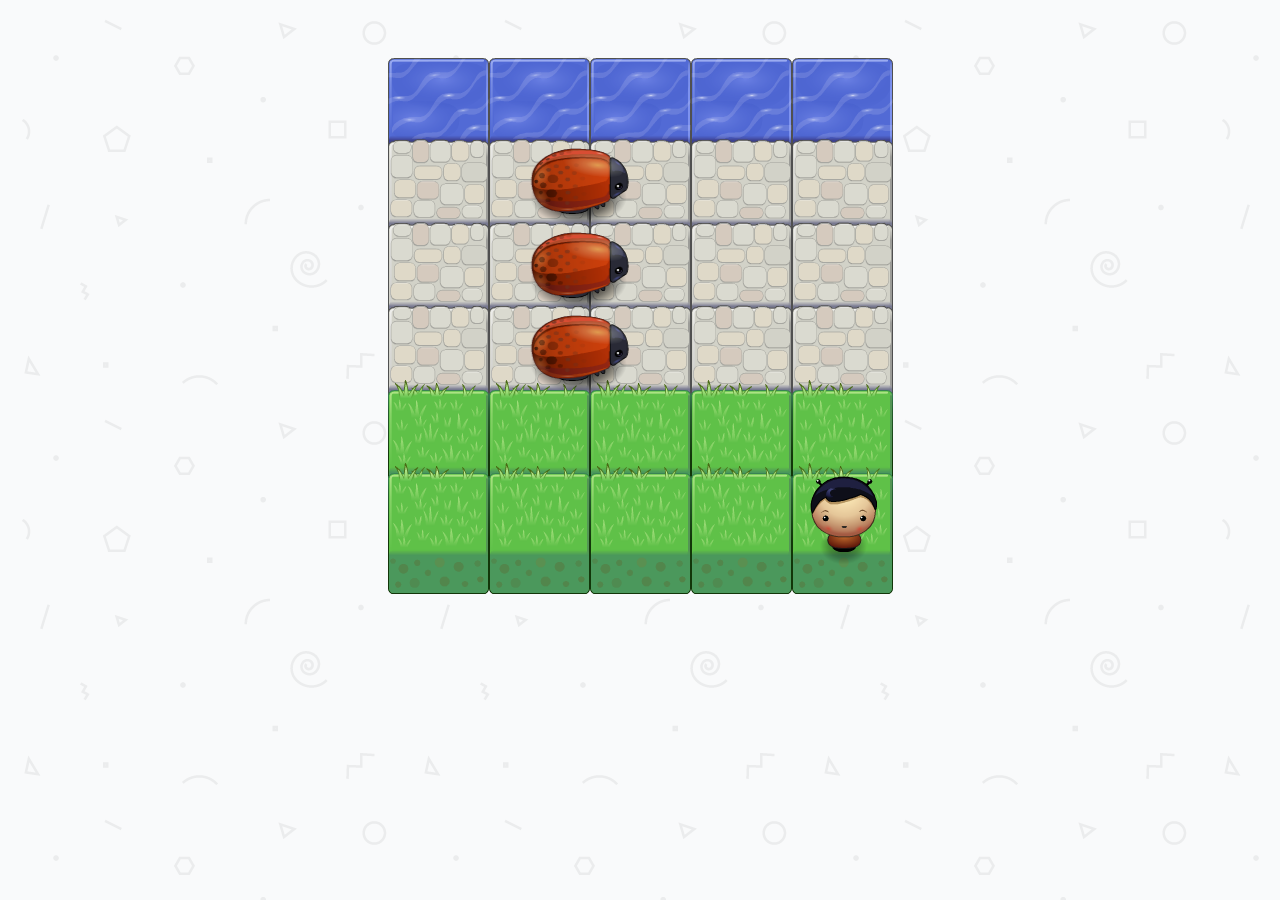
<file: ArcadeGame.html>
<!DOCTYPE html>
<html>
<head>
  <meta charset="UTF-8">
  <title>Effective JavaScript: Frogger</title>
  <link rel="stylesheet" href="css/style-AG.css">
</head>
<body>

  <script src="js/resources-AG.js"></script>
  <script src="js/app-AG.js"></script>
  <script src="js/engine-AG.js"></script>
  
</body>
</html>
</file>
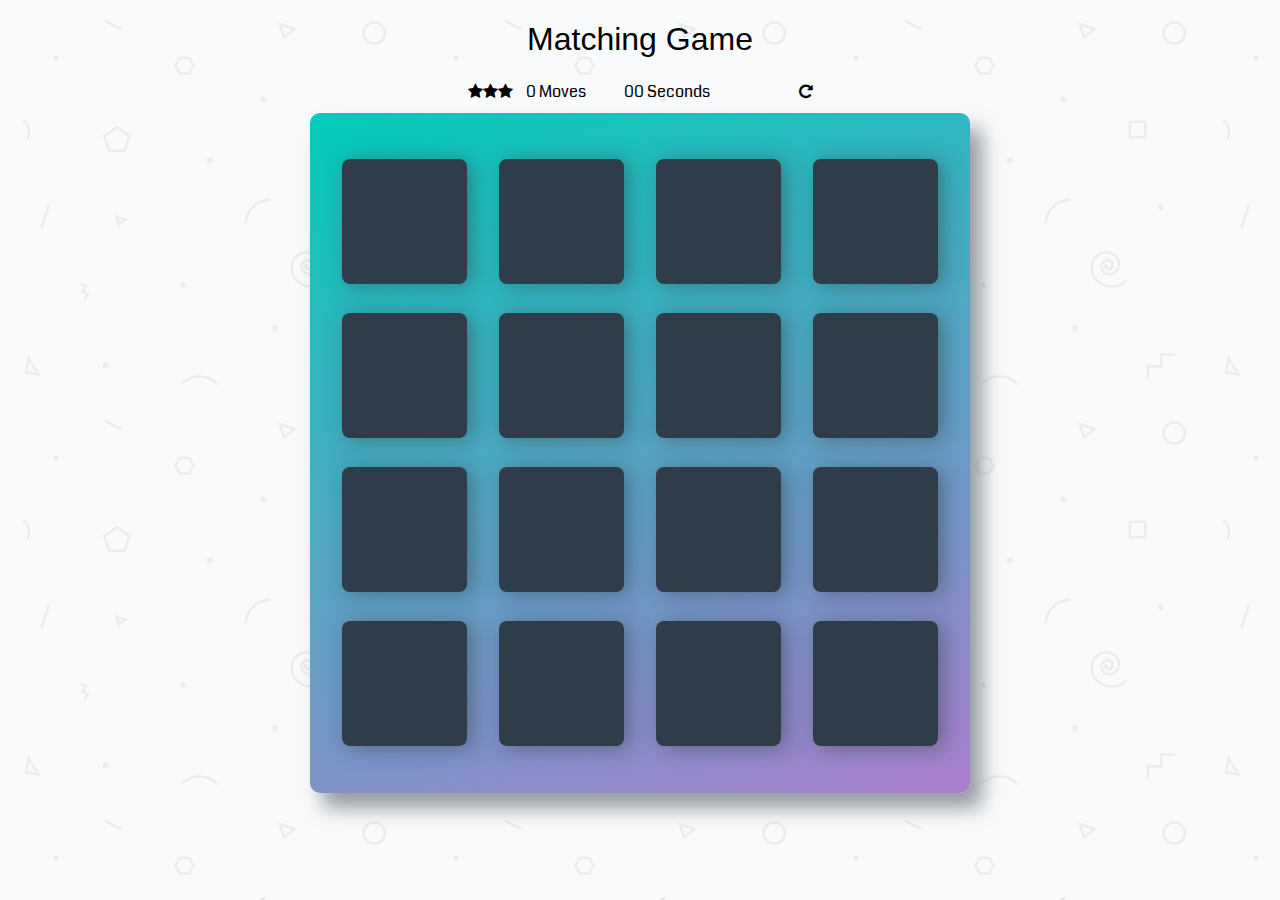
<file: MemoryGame.html>
<!doctype html>
<html lang="en">
<head>
  <meta charset="utf-8">
  <title>Matching Game</title>
  <meta name="description" content="">
  <link rel="stylesheet prefetch" href="https://maxcdn.bootstrapcdn.com/font-awesome/4.6.1/css/font-awesome.min.css">
  <link rel="stylesheet prefetch" href="https://fonts.googleapis.com/css?family=Coda">
  <link rel="stylesheet" href="css/app.css">
</head>
<body>

  <div class="container">
    <header>
      <h1>Matching Game</h1>
    </header>
    <section class="score-panel">
      <ul class="stars">  <!--Remove stars and genrate it by JS-->
      </ul>
      <span class="moves">0</span> Moves
      <span class="time">00</span> Seconds<!--Timer-->
      <div class="restart">
        <i class="fa fa-repeat"></i>
      </div>
    </section>
    <ul class="deck"></ul>  <!--Generate cards by JS-->
  </div>
  
  <script src="app-MG.js"></script>
</body>
</html>
</file>
<file: css/style-AG.css>
body {
  text-align: center;
  background: #ffffff url('../img/geometry2.png'); /* Background pattern from Subtle Patterns */
}
/*.coll {
display:inline-block;
}*/
</file>
<file: css/app.css>
html {
  box-sizing: border-box;
}

*,
*::before,
*::after {
  box-sizing: inherit;
}

html,
body {
  width: 100%;
  height: 100%;
  margin: 0;
  padding: 0;
}

body {
  background: #ffffff url('../img/geometry2.png'); /* Background pattern from Subtle Patterns */
  font-family: 'Coda', cursive;
}

.container {
  display: flex;
  justify-content: center;
  align-items: center;
  flex-direction: column;
}

h1 {
  font-family: 'Open Sans', sans-serif;
  font-weight: 300;
}

/*
* Styles for the deck of cards
*/

.deck {
  width: 660px;
  min-height: 680px;
  background: linear-gradient(160deg, #02ccba 0%, #aa7ecd 100%);
  padding: 32px;
  border-radius: 10px;
  box-shadow: 12px 15px 20px 0 rgba(46, 61, 73, 0.5);
  display: flex;
  flex-wrap: wrap;
  justify-content: space-between;
  align-items: center;
  margin: 0 0 3em;
}

.deck .card {
  height: 125px;
  width: 125px;
  background: #2e3d49;
  font-size: 0;
  color: #ffffff;
  border-radius: 8px;
  cursor: pointer;
  display: flex;
  justify-content: center;
  align-items: center;
  box-shadow: 5px 2px 20px 0 rgba(46, 61, 73, 0.5);
}

.deck .card.open {
  transform: rotateY(0);
  background: #02b3e4;
  cursor: default;
}

.deck .card.show {
  font-size: 33px;
}

.deck .card.match {
  cursor: default;
  background: #02ccba;
  font-size: 33px;
}

/*
* Styles for the Score Panel
*/

.score-panel {
  text-align: left;
  width: 345px;
  margin-bottom: 10px;
}

.score-panel .stars {
  margin: 0;
  padding: 0;
  display: inline-block;
  margin: 0 5px 0 0;
}

.score-panel .stars li {
  list-style: none;
  display: inline-block;
}

.score-panel .restart {
  float: right;
  cursor: pointer;
}
.score-panel .time {  /*Add time panel style*/
  display: inline-block;
  padding-left: 35px;
}
.score-panel .moves { /*Add moves panel style*/
  display: inline-block;
  padding-left: 5px;
}
</file>
